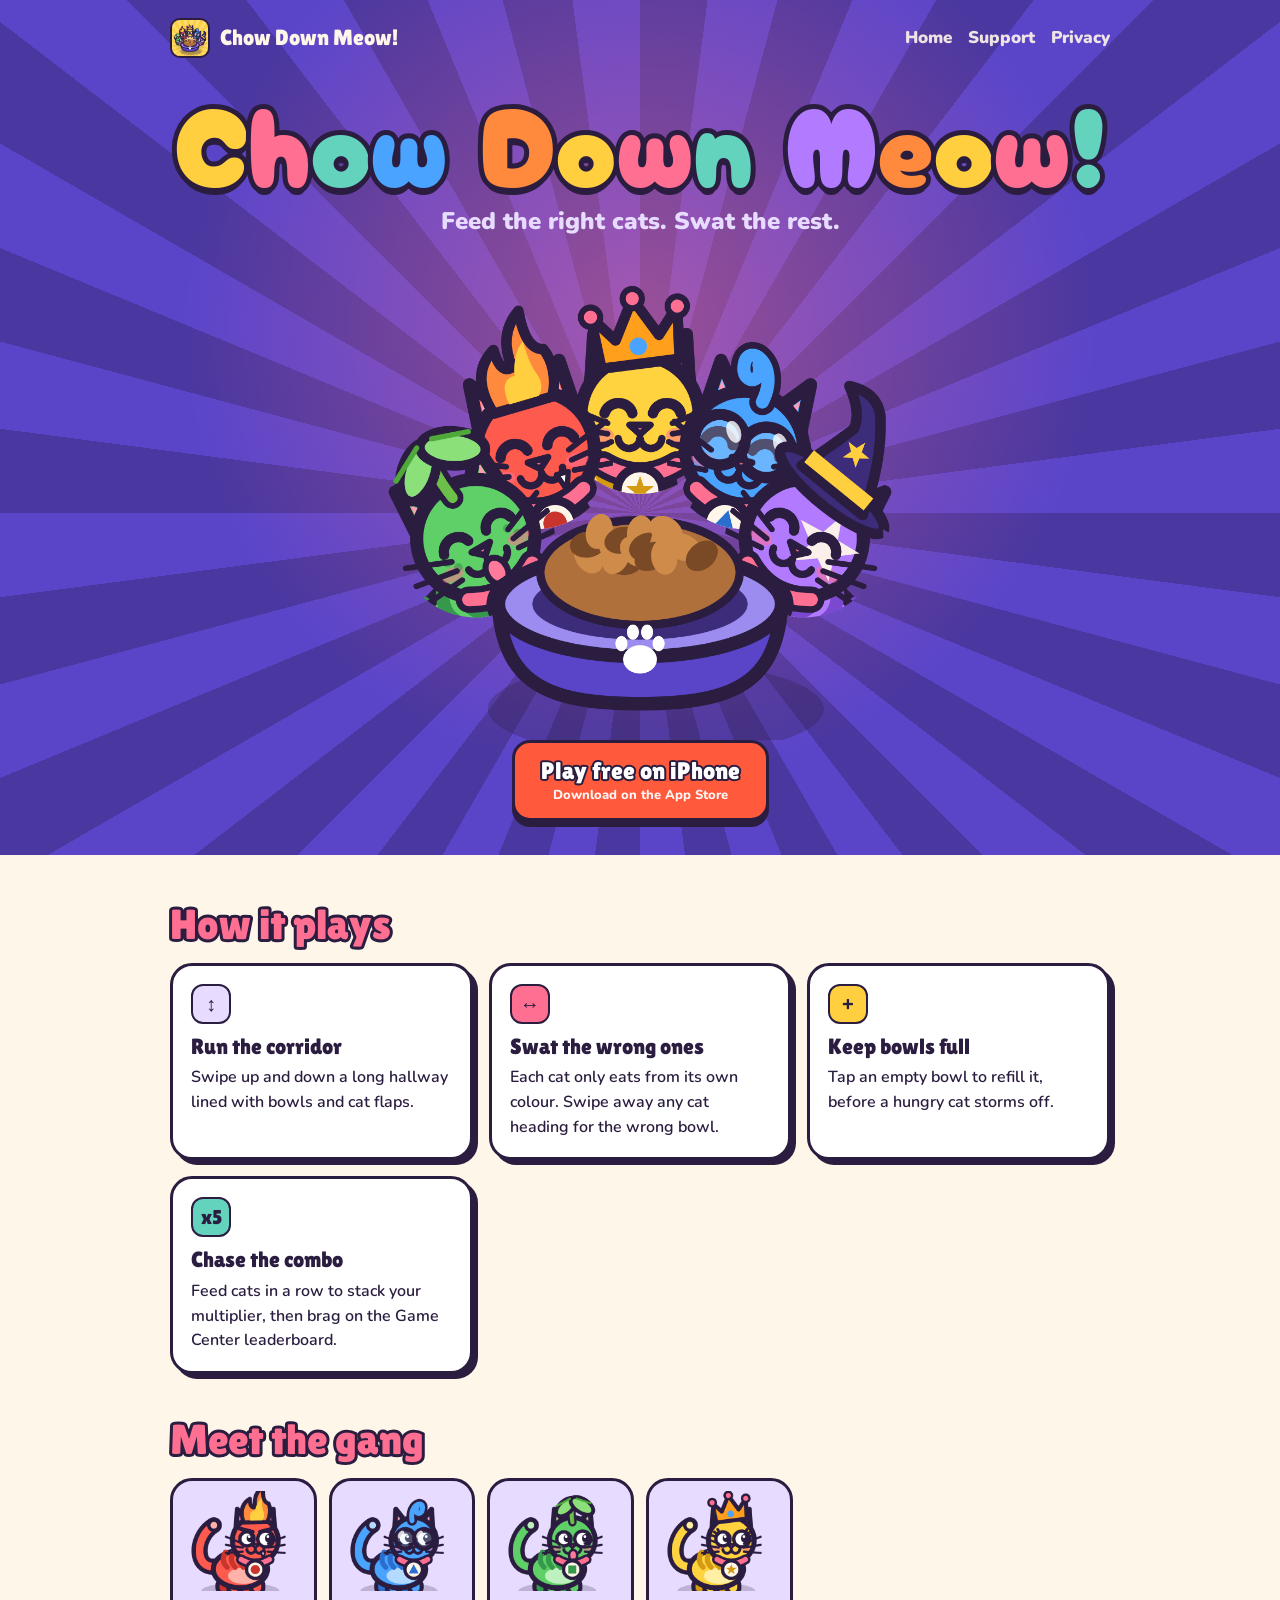
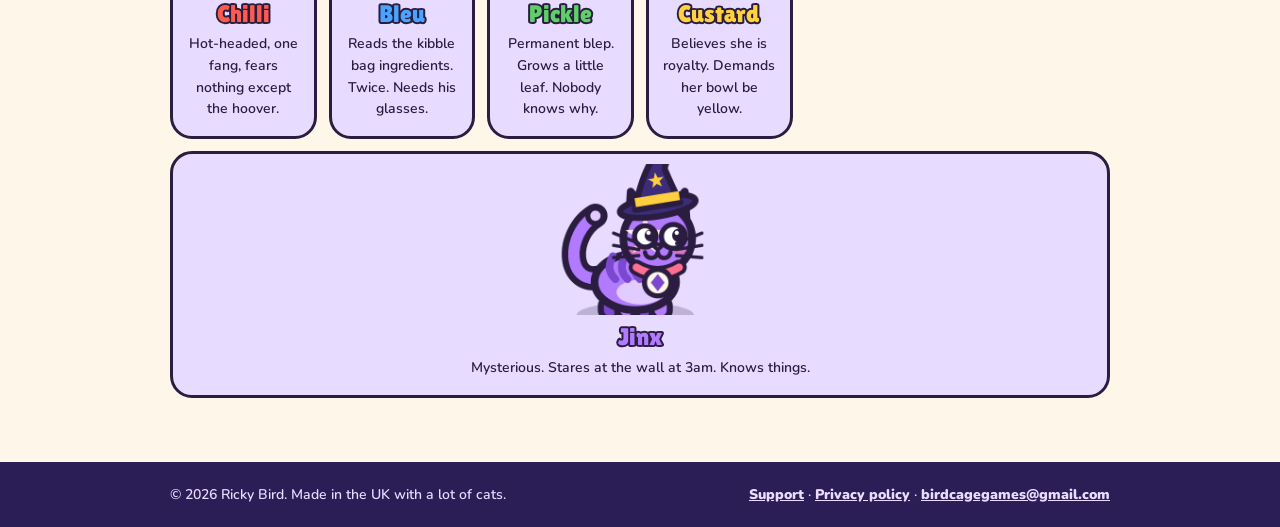
<file: index.html>
<!doctype html>
<html lang="en-GB">
<head>
<meta charset="utf-8">
<meta name="viewport" content="width=device-width,initial-scale=1">
<title>Chow Down Meow!</title>
<meta name="description" content="A fast, silly cat-sorting game for iPhone. Feed the right cats. Swat the rest.">
<link rel="icon" href="favicon.png">
<link rel="apple-touch-icon" href="apple-touch-icon.png">
<meta name="apple-itunes-app" content="app-id=6816629981">
<link rel="preconnect" href="https://fonts.googleapis.com"><link rel="preconnect" href="https://fonts.gstatic.com" crossorigin>
<link href="https://fonts.googleapis.com/css2?family=Cherry+Bomb+One&family=Lilita+One&family=Nunito:wght@600;800;900&display=swap" rel="stylesheet">
<link rel="stylesheet" href="style.css">
</head>
<body>
<div class="sky"><header class="top wrap">
  <a class="brand" href="./"><img src="icon.png" alt=""><span>Chow Down Meow!</span></a>
  <nav><a href="./">Home</a><a href="support.html">Support</a><a href="privacy.html">Privacy</a></nav>
</header>
<section class="hero wrap">
  <h1 class="logo" aria-label="Chow Down Meow!"><span class="word"><span style="color:#ffcf3f">C</span><span style="color:#ff6f91">h</span><span style="color:#63d3bd">o</span><span style="color:#4aa3ff">w</span></span> <span class="word"><span style="color:#ff8a3d">D</span><span style="color:#ffcf3f">o</span><span style="color:#ff6f91">w</span><span style="color:#63d3bd">n</span></span> <span class="word"><span style="color:#b27bff">M</span><span style="color:#ff8a3d">e</span><span style="color:#ffcf3f">o</span><span style="color:#ff6f91">w</span><span style="color:#63d3bd">!</span></span></h1>
  <p class="tag">Feed the right cats. Swat the rest.</p>
  <img class="gang" src="gang.png" alt="Chilli, Bleu, Pickle, Custard and Jinx crowding round a bowl of kibble" width="1024" height="900">
  <a class="cta" href="https://apps.apple.com/app/id6816629981">Play free on iPhone<small>Download on the App Store</small></a>
</section></div>
<main><div class="wrap">
  <h2 id="play">How it plays</h2>
  <div class="grid">
    <div class="card"><span class="chip" style="background:var(--lav)">↕</span><h3>Run the corridor</h3><p>Swipe up and down a long hallway lined with bowls and cat flaps.</p></div>
    <div class="card"><span class="chip" style="background:var(--pink)">↔</span><h3>Swat the wrong ones</h3><p>Each cat only eats from its own colour. Swipe away any cat heading for the wrong bowl.</p></div>
    <div class="card"><span class="chip" style="background:var(--yellow)">+</span><h3>Keep bowls full</h3><p>Tap an empty bowl to refill it, before a hungry cat storms off.</p></div>
    <div class="card"><span class="chip" style="background:var(--mint)">x5</span><h3>Chase the combo</h3><p>Feed cats in a row to stack your multiplier, then brag on the Game Center leaderboard.</p></div>
  </div>
  <h2>Meet the gang</h2>
  <div class="cats">
      <div class="cat"><img src="cat-red.png" alt="Chilli" width="360" height="320" loading="lazy"><h3 style="color:#ff5a4e">Chilli</h3><p>Hot-headed, one fang, fears nothing except the hoover.</p></div>
      <div class="cat"><img src="cat-blue.png" alt="Bleu" width="360" height="320" loading="lazy"><h3 style="color:#4aa3ff">Bleu</h3><p>Reads the kibble bag ingredients. Twice. Needs his glasses.</p></div>
      <div class="cat"><img src="cat-green.png" alt="Pickle" width="360" height="320" loading="lazy"><h3 style="color:#5fd068">Pickle</h3><p>Permanent blep. Grows a little leaf. Nobody knows why.</p></div>
      <div class="cat"><img src="cat-yellow.png" alt="Custard" width="360" height="320" loading="lazy"><h3 style="color:#ffd23f">Custard</h3><p>Believes she is royalty. Demands her bowl be yellow.</p></div>
      <div class="cat"><img src="cat-purple.png" alt="Jinx" width="360" height="320" loading="lazy"><h3 style="color:#b27bff">Jinx</h3><p>Mysterious. Stares at the wall at 3am. Knows things.</p></div>
  </div>
</div></main>
<footer><div class="wrap">
  <span>© 2026 Ricky Bird. Made in the UK with a lot of cats.</span>
  <span><a href="support.html">Support</a> · <a href="privacy.html">Privacy policy</a> · <a href="mailto:birdcagegames@gmail.com">birdcagegames@gmail.com</a></span>
</div></footer>
</body>
</html>
</file>
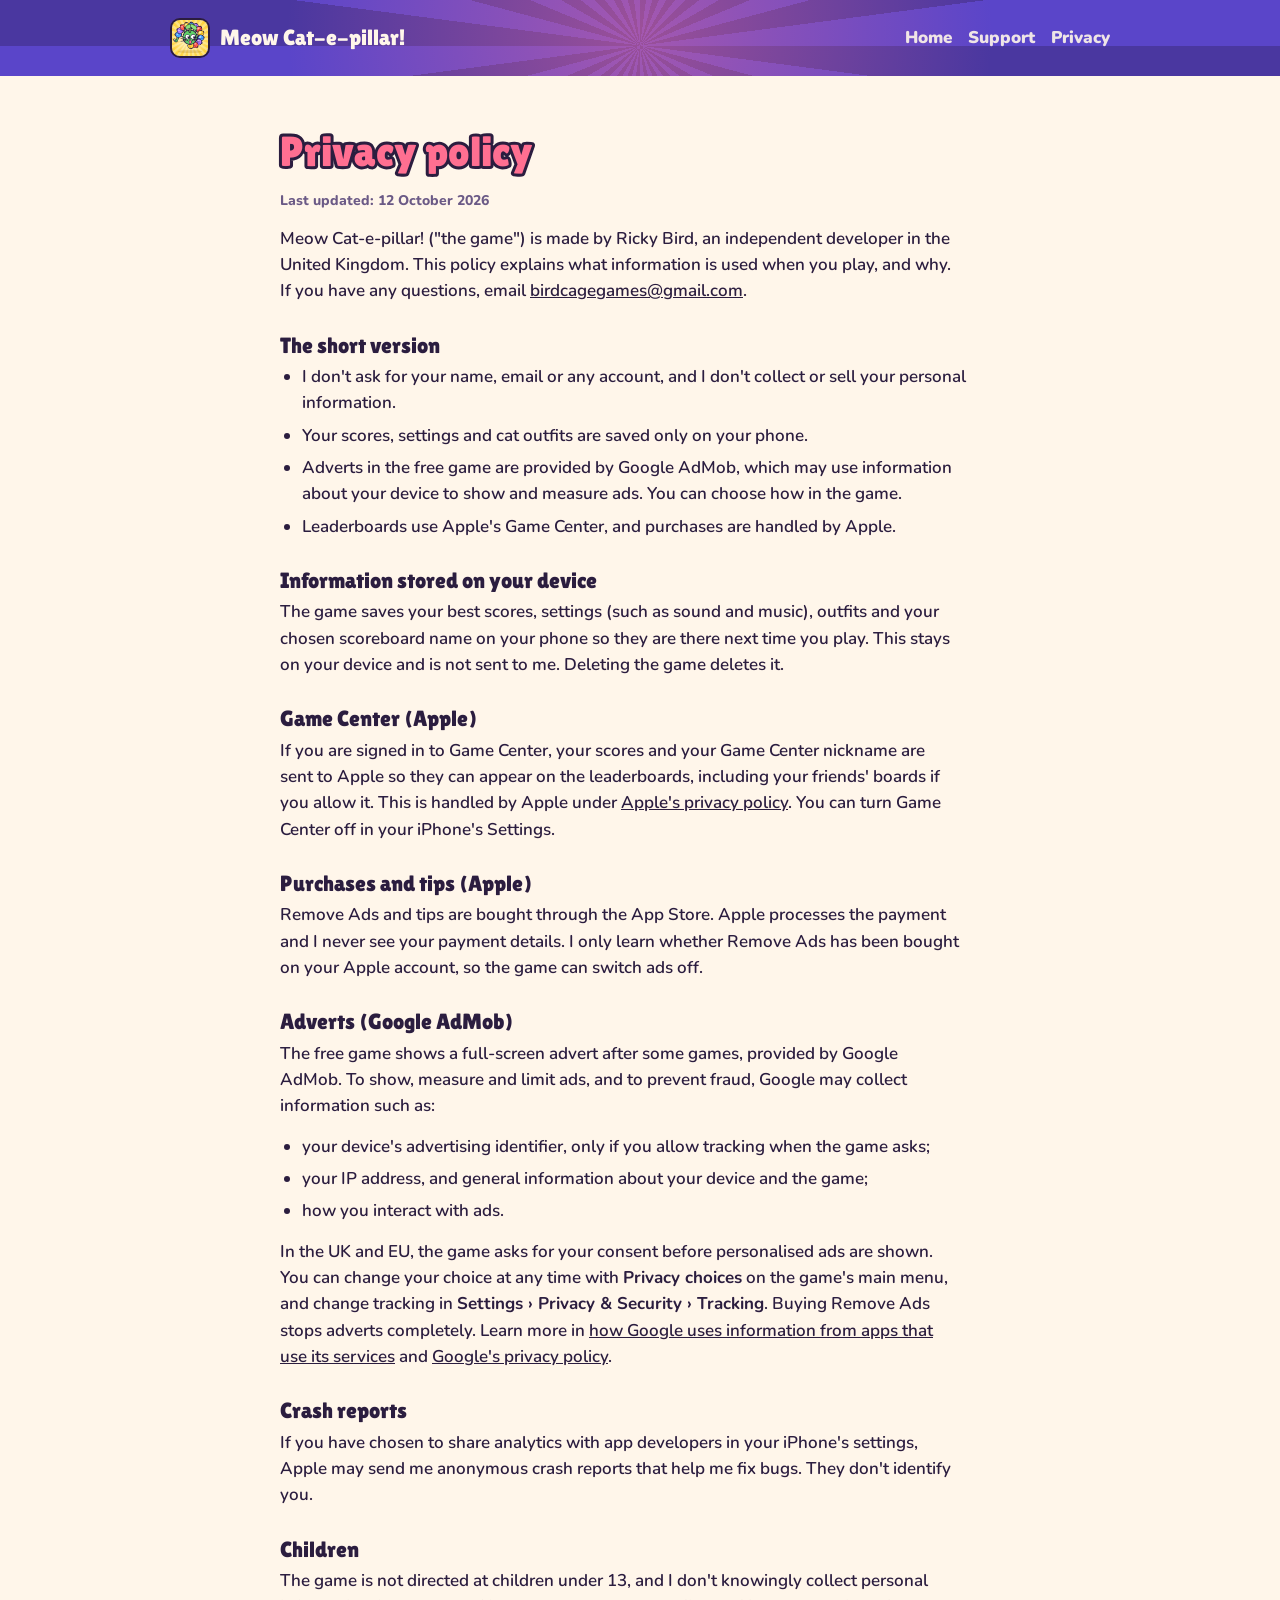
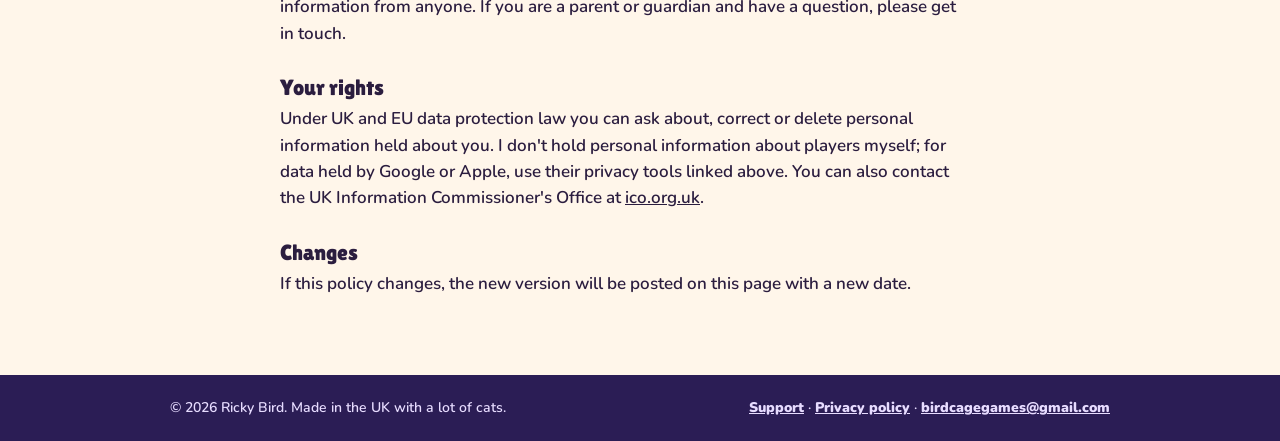
<file: meowcatepillar-privacy.html>
<!doctype html>
<html lang="en-GB">
<head>
<meta charset="utf-8">
<meta name="viewport" content="width=device-width,initial-scale=1">
<title>Privacy policy · Meow Cat-e-pillar!</title>
<meta name="description" content="How Meow Cat-e-pillar! handles your information.">
<link rel="icon" href="favicon.png">
<link rel="apple-touch-icon" href="apple-touch-icon.png">
<link rel="preconnect" href="https://fonts.googleapis.com"><link rel="preconnect" href="https://fonts.gstatic.com" crossorigin>
<link href="https://fonts.googleapis.com/css2?family=Cherry+Bomb+One&family=Lilita+One&family=Nunito:wght@600;800;900&display=swap" rel="stylesheet">
<link rel="stylesheet" href="style.css">
</head>
<body>
<div class="sky"><header class="top wrap">
  <a class="brand" href="./"><img src="meowcatepillar-icon.png" alt=""><span>Meow Cat-e-pillar!</span></a>
  <nav><a href="./">Home</a><a href="meowcatepillar-support.html">Support</a><a href="meowcatepillar-privacy.html">Privacy</a></nav>
</header></div>
<main><div class="wrap doc">
  <h2>Privacy policy</h2>
  <p class="updated">Last updated: 12 October 2026</p>
  <p>Meow Cat-e-pillar! ("the game") is made by Ricky Bird, an independent developer in the United Kingdom. This policy explains what information is used when you play, and why. If you have any questions, email <a href="mailto:birdcagegames@gmail.com">birdcagegames@gmail.com</a>.</p>

  <h3>The short version</h3>
  <ul>
    <li>I don't ask for your name, email or any account, and I don't collect or sell your personal information.</li>
    <li>Your scores, settings and cat outfits are saved only on your phone.</li>
    <li>Adverts in the free game are provided by Google AdMob, which may use information about your device to show and measure ads. You can choose how in the game.</li>
    <li>Leaderboards use Apple's Game Center, and purchases are handled by Apple.</li>
  </ul>

  <h3>Information stored on your device</h3>
  <p>The game saves your best scores, settings (such as sound and music), outfits and your chosen scoreboard name on your phone so they are there next time you play. This stays on your device and is not sent to me. Deleting the game deletes it.</p>

  <h3>Game Center (Apple)</h3>
  <p>If you are signed in to Game Center, your scores and your Game Center nickname are sent to Apple so they can appear on the leaderboards, including your friends' boards if you allow it. This is handled by Apple under <a href="https://www.apple.com/legal/privacy/">Apple's privacy policy</a>. You can turn Game Center off in your iPhone's Settings.</p>

  <h3>Purchases and tips (Apple)</h3>
  <p>Remove Ads and tips are bought through the App Store. Apple processes the payment and I never see your payment details. I only learn whether Remove Ads has been bought on your Apple account, so the game can switch ads off.</p>

  <h3>Adverts (Google AdMob)</h3>
  <p>The free game shows a full-screen advert after some games, provided by Google AdMob. To show, measure and limit ads, and to prevent fraud, Google may collect information such as:</p>
  <ul>
    <li>your device's advertising identifier, only if you allow tracking when the game asks;</li>
    <li>your IP address, and general information about your device and the game;</li>
    <li>how you interact with ads.</li>
  </ul>
  <p>In the UK and EU, the game asks for your consent before personalised ads are shown. You can change your choice at any time with <b>Privacy choices</b> on the game's main menu, and change tracking in <b>Settings › Privacy &amp; Security › Tracking</b>. Buying Remove Ads stops adverts completely. Learn more in <a href="https://policies.google.com/technologies/partner-sites">how Google uses information from apps that use its services</a> and <a href="https://policies.google.com/privacy">Google's privacy policy</a>.</p>

  <h3>Crash reports</h3>
  <p>If you have chosen to share analytics with app developers in your iPhone's settings, Apple may send me anonymous crash reports that help me fix bugs. They don't identify you.</p>

  <h3>Children</h3>
  <p>The game is not directed at children under 13, and I don't knowingly collect personal information from anyone. If you are a parent or guardian and have a question, please get in touch.</p>

  <h3>Your rights</h3>
  <p>Under UK and EU data protection law you can ask about, correct or delete personal information held about you. I don't hold personal information about players myself; for data held by Google or Apple, use their privacy tools linked above. You can also contact the UK Information Commissioner's Office at <a href="https://ico.org.uk">ico.org.uk</a>.</p>

  <h3>Changes</h3>
  <p>If this policy changes, the new version will be posted on this page with a new date.</p>
</div></main>
<footer><div class="wrap">
  <span>© 2026 Ricky Bird. Made in the UK with a lot of cats.</span>
  <span><a href="meowcatepillar-support.html">Support</a> · <a href="meowcatepillar-privacy.html">Privacy policy</a> · <a href="mailto:birdcagegames@gmail.com">birdcagegames@gmail.com</a></span>
</div></footer>
</body>
</html>
</file>
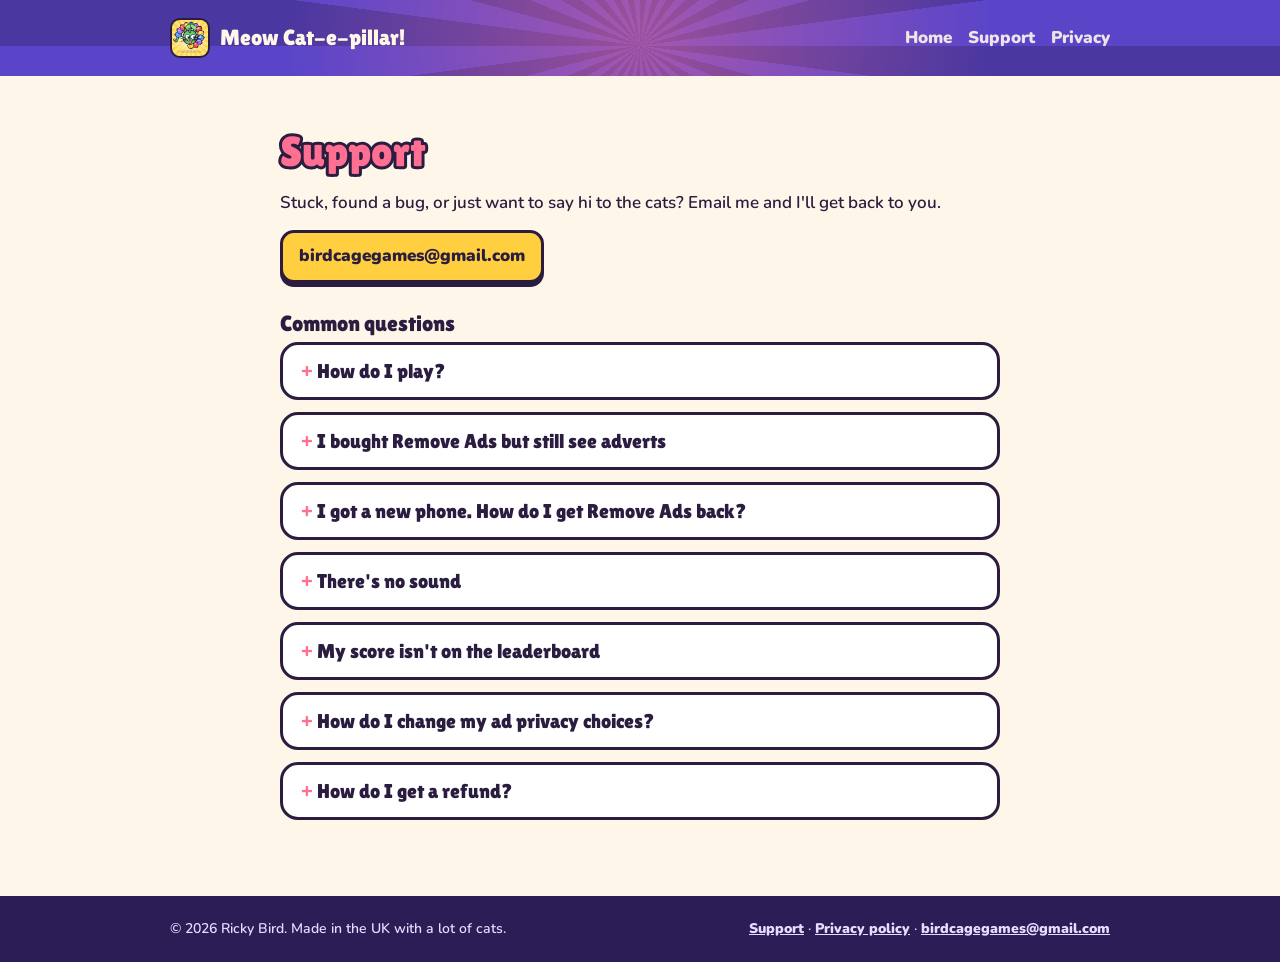
<file: meowcatepillar-support.html>
<!doctype html>
<html lang="en-GB">
<head>
<meta charset="utf-8">
<meta name="viewport" content="width=device-width,initial-scale=1">
<title>Support · Meow Cat-e-pillar!</title>
<meta name="description" content="Help with Meow Cat-e-pillar!: purchases, sound, Game Center and contact.">
<link rel="icon" href="favicon.png">
<link rel="apple-touch-icon" href="apple-touch-icon.png">
<link rel="preconnect" href="https://fonts.googleapis.com"><link rel="preconnect" href="https://fonts.gstatic.com" crossorigin>
<link href="https://fonts.googleapis.com/css2?family=Cherry+Bomb+One&family=Lilita+One&family=Nunito:wght@600;800;900&display=swap" rel="stylesheet">
<link rel="stylesheet" href="style.css">
</head>
<body>
<div class="sky"><header class="top wrap">
  <a class="brand" href="./"><img src="meowcatepillar-icon.png" alt=""><span>Meow Cat-e-pillar!</span></a>
  <nav><a href="./">Home</a><a href="meowcatepillar-support.html">Support</a><a href="meowcatepillar-privacy.html">Privacy</a></nav>
</header></div>
<main><div class="wrap doc faq">
  <h2>Support</h2>
  <p>Stuck, found a bug, or just want to say hi to the cats? Email me and I'll get back to you.</p>
  <p><a class="mail" href="mailto:birdcagegames@gmail.com?subject=Meow%20Cat-e-pillar%20support">birdcagegames@gmail.com</a></p>

  <h3>Common questions</h3>
  <details><summary>How do I play?</summary><p>Drag anywhere on the screen to steer. Eat yarn to grow: each new colour goes right behind your head and becomes your bite colour. Bite any part of a rival that matches your bite colour to steal that whole block of colour. Bonks and getting chomped lose you segments. Be the longest cat when the timer runs out to reach the next level. Tap a power-up on the How to play screen to see what it does.</p></details>
  <details><summary>I bought Remove Ads but still see adverts</summary><p>Open the main menu and tap <b>Restore purchases</b>. Make sure you're signed in to the App Store with the same Apple Account you bought it with.</p></details>
  <details><summary>I got a new phone. How do I get Remove Ads back?</summary><p>Install the game, then tap <b>Restore purchases</b> on the main menu. It's free.</p></details>
  <details><summary>There's no sound</summary><p>Check your iPhone isn't on silent (the switch or Action button on the side) and the volume is up. Music and sound effects can also be toggled with the buttons in the game.</p></details>
  <details><summary>My score isn't on the leaderboard</summary><p>Make sure you're signed in to Game Center in <b>Settings › Game Center</b>. Scores are sent when a game ends, and the leaderboard shows your best.</p></details>
  <details><summary>How do I change my ad privacy choices?</summary><p>Tap <b>Privacy choices</b> on the main menu (shown in the UK and EU), or go to <b>Settings › Privacy &amp; Security › Tracking</b>. See the <a href="meowcatepillar-privacy.html">privacy policy</a> for details.</p></details>
  <details><summary>How do I get a refund?</summary><p>Purchases are handled by Apple. Request a refund at <a href="https://reportaproblem.apple.com">reportaproblem.apple.com</a>.</p></details>
</div></main>
<footer><div class="wrap">
  <span>© 2026 Ricky Bird. Made in the UK with a lot of cats.</span>
  <span><a href="meowcatepillar-support.html">Support</a> · <a href="meowcatepillar-privacy.html">Privacy policy</a> · <a href="mailto:birdcagegames@gmail.com">birdcagegames@gmail.com</a></span>
</div></footer>
</body>
</html>
</file>
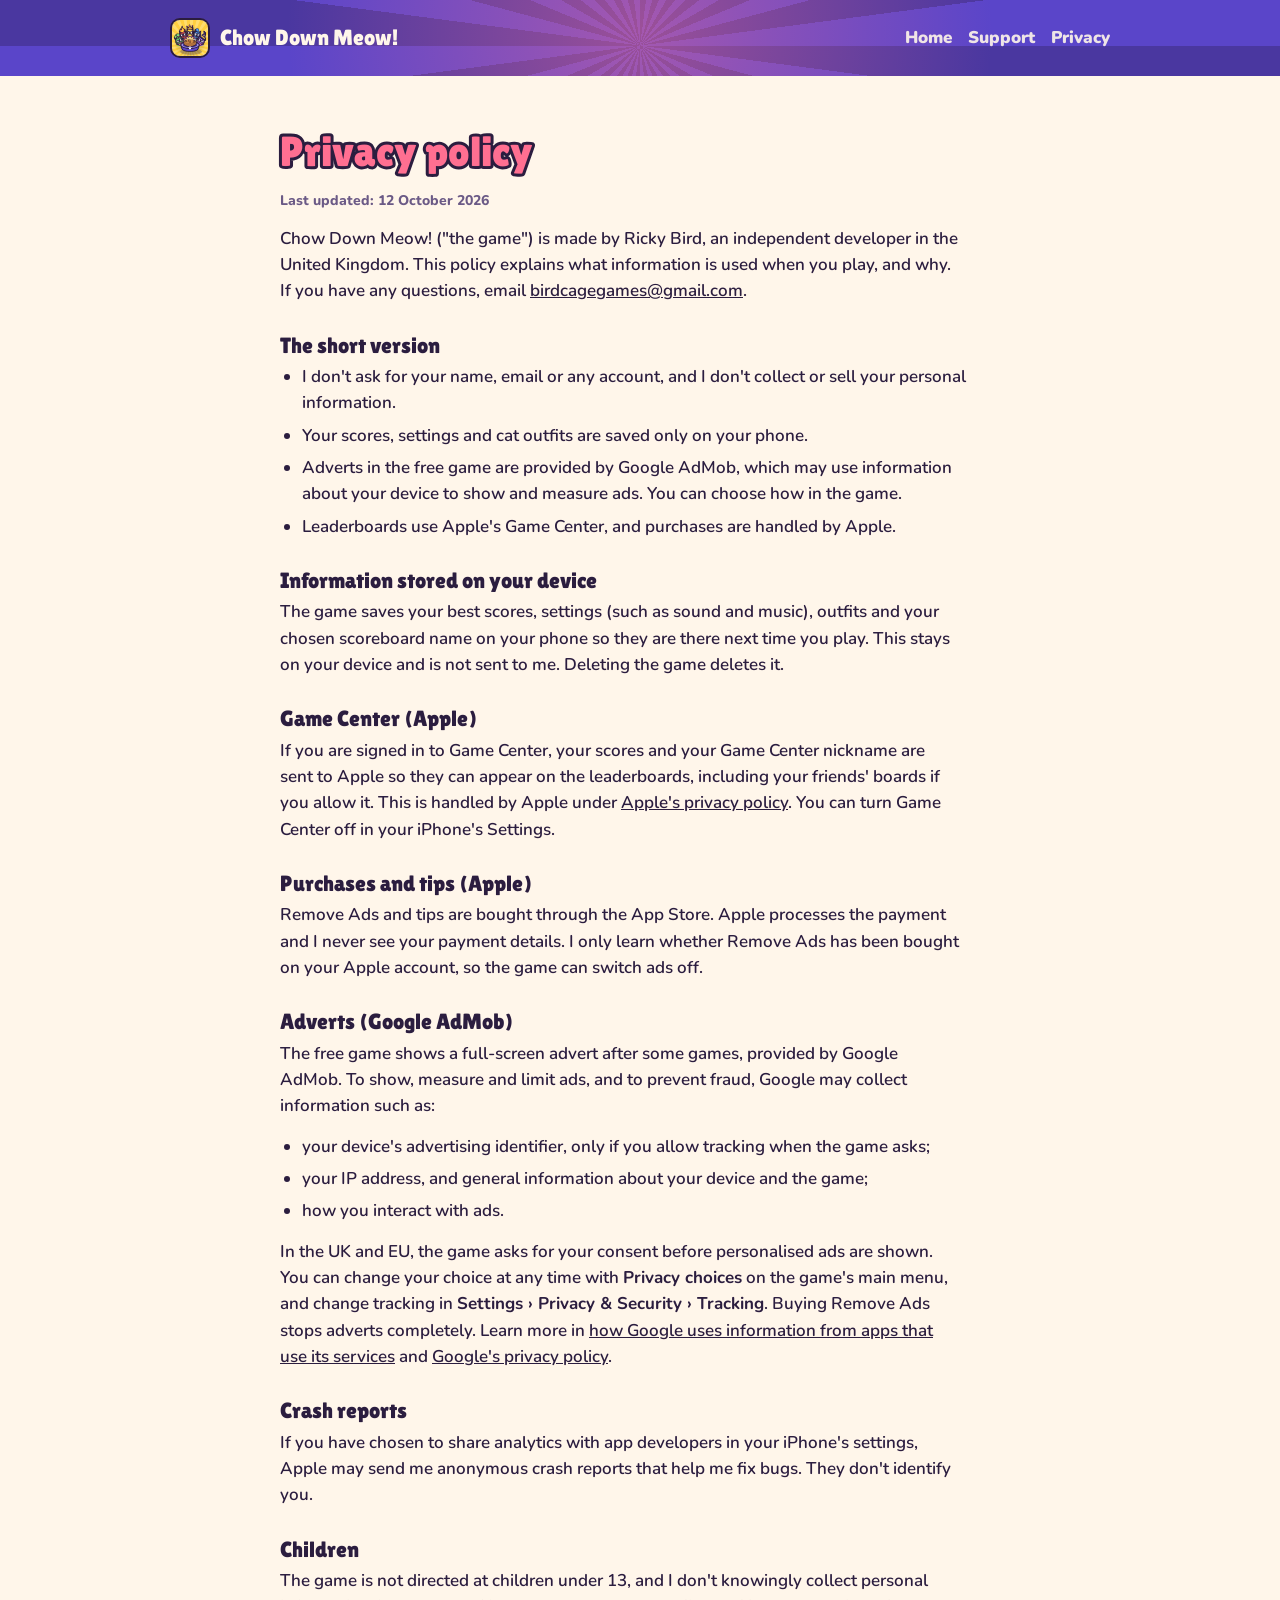
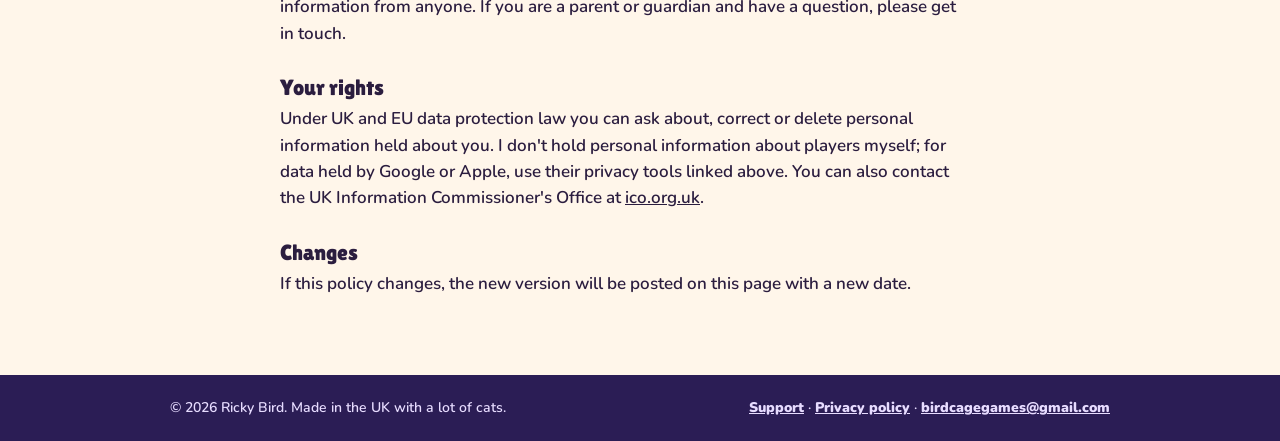
<file: privacy.html>
<!doctype html>
<html lang="en-GB">
<head>
<meta charset="utf-8">
<meta name="viewport" content="width=device-width,initial-scale=1">
<title>Privacy policy · Chow Down Meow!</title>
<meta name="description" content="How Chow Down Meow! handles your information.">
<link rel="icon" href="favicon.png">
<link rel="apple-touch-icon" href="apple-touch-icon.png">
<link rel="preconnect" href="https://fonts.googleapis.com"><link rel="preconnect" href="https://fonts.gstatic.com" crossorigin>
<link href="https://fonts.googleapis.com/css2?family=Cherry+Bomb+One&family=Lilita+One&family=Nunito:wght@600;800;900&display=swap" rel="stylesheet">
<link rel="stylesheet" href="style.css">
</head>
<body>
<div class="sky"><header class="top wrap">
  <a class="brand" href="./"><img src="icon.png" alt=""><span>Chow Down Meow!</span></a>
  <nav><a href="./">Home</a><a href="support.html">Support</a><a href="privacy.html">Privacy</a></nav>
</header></div>
<main><div class="wrap doc">
  <h2>Privacy policy</h2>
  <p class="updated">Last updated: 12 October 2026</p>
  <p>Chow Down Meow! ("the game") is made by Ricky Bird, an independent developer in the United Kingdom. This policy explains what information is used when you play, and why. If you have any questions, email <a href="mailto:birdcagegames@gmail.com">birdcagegames@gmail.com</a>.</p>

  <h3>The short version</h3>
  <ul>
    <li>I don't ask for your name, email or any account, and I don't collect or sell your personal information.</li>
    <li>Your scores, settings and cat outfits are saved only on your phone.</li>
    <li>Adverts in the free game are provided by Google AdMob, which may use information about your device to show and measure ads. You can choose how in the game.</li>
    <li>Leaderboards use Apple's Game Center, and purchases are handled by Apple.</li>
  </ul>

  <h3>Information stored on your device</h3>
  <p>The game saves your best scores, settings (such as sound and music), outfits and your chosen scoreboard name on your phone so they are there next time you play. This stays on your device and is not sent to me. Deleting the game deletes it.</p>

  <h3>Game Center (Apple)</h3>
  <p>If you are signed in to Game Center, your scores and your Game Center nickname are sent to Apple so they can appear on the leaderboards, including your friends' boards if you allow it. This is handled by Apple under <a href="https://www.apple.com/legal/privacy/">Apple's privacy policy</a>. You can turn Game Center off in your iPhone's Settings.</p>

  <h3>Purchases and tips (Apple)</h3>
  <p>Remove Ads and tips are bought through the App Store. Apple processes the payment and I never see your payment details. I only learn whether Remove Ads has been bought on your Apple account, so the game can switch ads off.</p>

  <h3>Adverts (Google AdMob)</h3>
  <p>The free game shows a full-screen advert after some games, provided by Google AdMob. To show, measure and limit ads, and to prevent fraud, Google may collect information such as:</p>
  <ul>
    <li>your device's advertising identifier, only if you allow tracking when the game asks;</li>
    <li>your IP address, and general information about your device and the game;</li>
    <li>how you interact with ads.</li>
  </ul>
  <p>In the UK and EU, the game asks for your consent before personalised ads are shown. You can change your choice at any time with <b>Privacy choices</b> on the game's main menu, and change tracking in <b>Settings › Privacy &amp; Security › Tracking</b>. Buying Remove Ads stops adverts completely. Learn more in <a href="https://policies.google.com/technologies/partner-sites">how Google uses information from apps that use its services</a> and <a href="https://policies.google.com/privacy">Google's privacy policy</a>.</p>

  <h3>Crash reports</h3>
  <p>If you have chosen to share analytics with app developers in your iPhone's settings, Apple may send me anonymous crash reports that help me fix bugs. They don't identify you.</p>

  <h3>Children</h3>
  <p>The game is not directed at children under 13, and I don't knowingly collect personal information from anyone. If you are a parent or guardian and have a question, please get in touch.</p>

  <h3>Your rights</h3>
  <p>Under UK and EU data protection law you can ask about, correct or delete personal information held about you. I don't hold personal information about players myself; for data held by Google or Apple, use their privacy tools linked above. You can also contact the UK Information Commissioner's Office at <a href="https://ico.org.uk">ico.org.uk</a>.</p>

  <h3>Changes</h3>
  <p>If this policy changes, the new version will be posted on this page with a new date.</p>
</div></main>
<footer><div class="wrap">
  <span>© 2026 Ricky Bird. Made in the UK with a lot of cats.</span>
  <span><a href="support.html">Support</a> · <a href="privacy.html">Privacy policy</a> · <a href="mailto:birdcagegames@gmail.com">birdcagegames@gmail.com</a></span>
</div></footer>
</body>
</html>
</file>
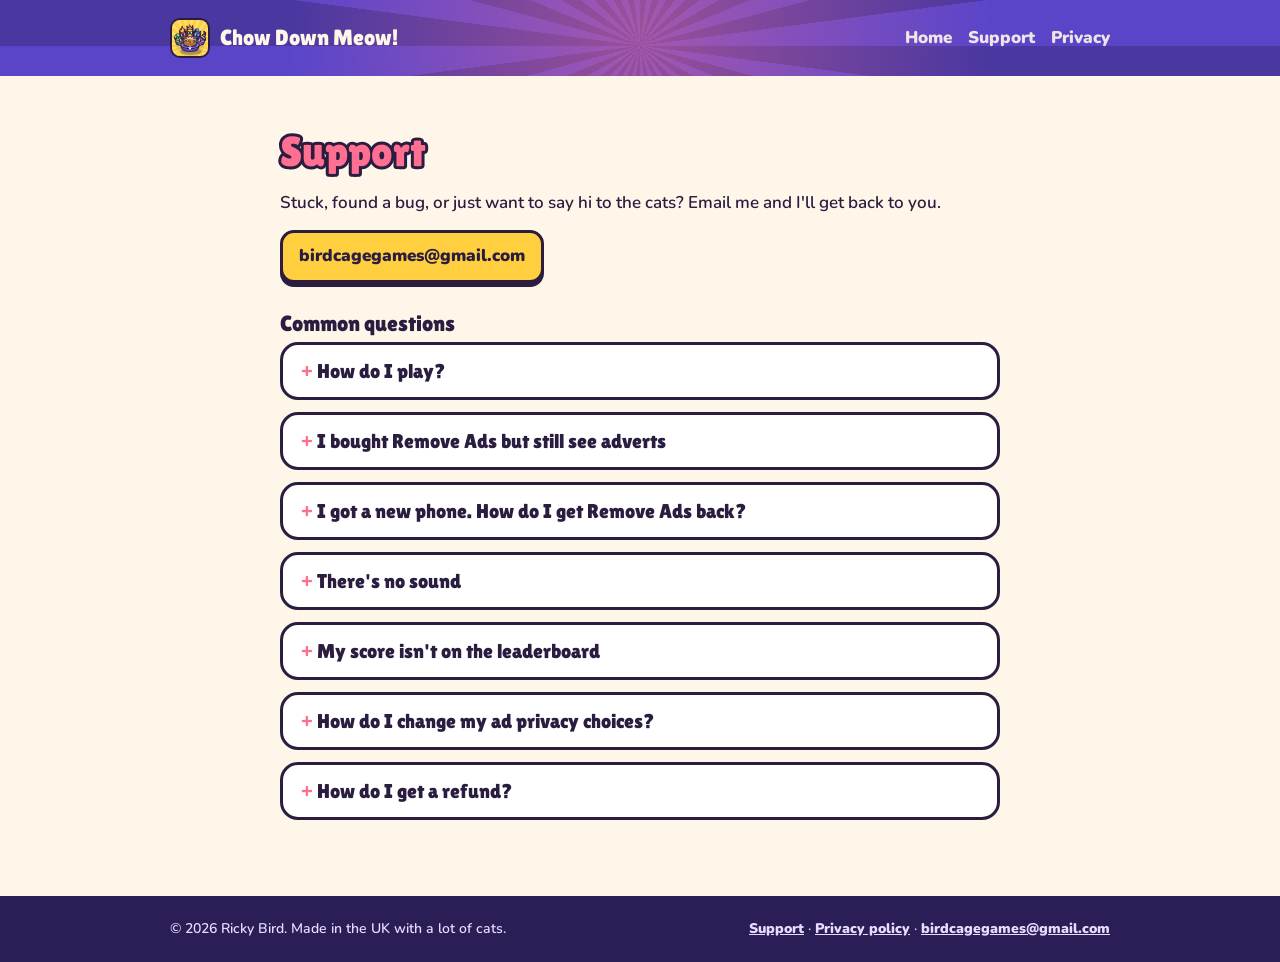
<file: support.html>
<!doctype html>
<html lang="en-GB">
<head>
<meta charset="utf-8">
<meta name="viewport" content="width=device-width,initial-scale=1">
<title>Support · Chow Down Meow!</title>
<meta name="description" content="Help with Chow Down Meow!: purchases, sound, Game Center and contact.">
<link rel="icon" href="favicon.png">
<link rel="apple-touch-icon" href="apple-touch-icon.png">
<link rel="preconnect" href="https://fonts.googleapis.com"><link rel="preconnect" href="https://fonts.gstatic.com" crossorigin>
<link href="https://fonts.googleapis.com/css2?family=Cherry+Bomb+One&family=Lilita+One&family=Nunito:wght@600;800;900&display=swap" rel="stylesheet">
<link rel="stylesheet" href="style.css">
</head>
<body>
<div class="sky"><header class="top wrap">
  <a class="brand" href="./"><img src="icon.png" alt=""><span>Chow Down Meow!</span></a>
  <nav><a href="./">Home</a><a href="support.html">Support</a><a href="privacy.html">Privacy</a></nav>
</header></div>
<main><div class="wrap doc faq">
  <h2>Support</h2>
  <p>Stuck, found a bug, or just want to say hi to the cats? Email me and I'll get back to you.</p>
  <p><a class="mail" href="mailto:birdcagegames@gmail.com?subject=Chow%20Down%20Meow%20support">birdcagegames@gmail.com</a></p>

  <h3>Common questions</h3>
  <details><summary>How do I play?</summary><p>Swipe up and down to move along the corridor. Swipe across a cat to swat it if its colour doesn't match the bowl it's heading for. Tap an empty bowl to refill it. Wrong food or a hangry cat is a strike, and three strikes ends the game.</p></details>
  <details><summary>I bought Remove Ads but still see adverts</summary><p>Open the main menu and tap <b>Restore purchases</b>. Make sure you're signed in to the App Store with the same Apple Account you bought it with.</p></details>
  <details><summary>I got a new phone. How do I get Remove Ads back?</summary><p>Install the game, then tap <b>Restore purchases</b> on the main menu. It's free.</p></details>
  <details><summary>There's no sound</summary><p>Check your iPhone isn't on silent (the switch or Action button on the side) and the volume is up. Music and sound effects can also be toggled with the buttons in the game.</p></details>
  <details><summary>My score isn't on the leaderboard</summary><p>Make sure you're signed in to Game Center in <b>Settings › Game Center</b>. Scores are sent when a game ends, and the leaderboard shows your best.</p></details>
  <details><summary>How do I change my ad privacy choices?</summary><p>Tap <b>Privacy choices</b> on the main menu (shown in the UK and EU), or go to <b>Settings › Privacy &amp; Security › Tracking</b>. See the <a href="privacy.html">privacy policy</a> for details.</p></details>
  <details><summary>How do I get a refund?</summary><p>Purchases are handled by Apple. Request a refund at <a href="https://reportaproblem.apple.com">reportaproblem.apple.com</a>.</p></details>
</div></main>
<footer><div class="wrap">
  <span>© 2026 Ricky Bird. Made in the UK with a lot of cats.</span>
  <span><a href="support.html">Support</a> · <a href="privacy.html">Privacy policy</a> · <a href="mailto:birdcagegames@gmail.com">birdcagegames@gmail.com</a></span>
</div></footer>
</body>
</html>
</file>
<file: style.css>
:root{--ink:#2b1d3f;--indigo:#3d2c7a;--indigo2:#2b1d55;--cream:#fff6ea;--lav:#e7dcff;--pink:#ff6f91;--yellow:#ffcf3f;--tomato:#ff5a3c;--mint:#63d3bd;--muted:#6b5a86;color-scheme:light}
*,*::before,*::after{box-sizing:border-box}
html{-webkit-text-size-adjust:100%}
body{margin:0;background:var(--indigo);color:var(--ink);font:600 17px/1.55 Nunito,ui-rounded,system-ui,sans-serif}
a{color:inherit}
.wrap{max-width:980px;margin:0 auto;padding-inline:20px}
.sky{background:
  radial-gradient(circle at 50% 38%,rgba(255,111,145,.45),rgba(255,111,145,0) 55%),
  repeating-conic-gradient(from 0deg at 50% 60%,#4a37a0 0 7.5deg,#5a45c9 7.5deg 15deg);color:var(--cream)}
header.top{display:flex;align-items:center;justify-content:space-between;gap:12px;padding-block:18px}
.brand{display:flex;align-items:center;gap:10px;text-decoration:none;font:400 22px/1 'Lilita One',sans-serif}
.brand img{width:40px;height:40px;border-radius:10px;border:2.5px solid var(--ink)}
nav a{font-weight:900;text-decoration:none;margin-left:16px;opacity:.9}
nav a:hover{opacity:1;text-decoration:underline}
.hero{text-align:center;padding-block:10px 0}
.logo{margin:0;font:400 clamp(56px,11vw,112px)/.95 'Cherry Bomb One','Lilita One',sans-serif;-webkit-text-stroke:10px var(--ink);paint-order:stroke fill;text-shadow:0 7px 0 var(--ink);letter-spacing:-.01em}
.logo .word{display:inline-block;white-space:nowrap}
.logo .word span{display:inline-block}
.tag{font:900 clamp(18px,3vw,24px)/1.3 Nunito,sans-serif;color:var(--lav);margin:14px 0 0}
.gang{display:block;width:min(560px,100%);height:auto;margin:10px auto -6px}
.cta{display:inline-block;margin:6px 0 34px;background:var(--tomato);color:#fff;text-decoration:none;font:400 24px/1 'Lilita One',sans-serif;padding:16px 26px;border:3px solid var(--ink);border-radius:18px;box-shadow:0 6px 0 var(--ink);-webkit-text-stroke:4px var(--ink);paint-order:stroke fill}
.cta small{display:block;margin-top:6px;font:800 13px/1 Nunito,sans-serif;-webkit-text-stroke:0;opacity:.95}
main{background:var(--cream);padding-block:48px 64px}
h2{font:400 clamp(30px,5vw,42px)/1 'Lilita One',sans-serif;margin:0 0 18px;color:var(--pink);-webkit-text-stroke:6px var(--ink);paint-order:stroke fill;text-wrap:balance}
h3{font:400 22px/1.15 'Lilita One',sans-serif;margin:0 0 6px}
p{margin:0 0 14px;max-width:68ch}
.grid{display:grid;grid-template-columns:repeat(auto-fit,minmax(240px,1fr));gap:16px;margin-bottom:44px}
.card{background:#fff;border:3px solid var(--ink);border-radius:22px;padding:18px;box-shadow:5px 5px 0 var(--ink)}
.card p{margin:0;font-size:16px}
.chip{display:inline-grid;place-items:center;width:40px;height:40px;border-radius:12px;border:2.5px solid var(--ink);font:400 20px/1 'Lilita One',sans-serif;margin-bottom:10px}
.cats{display:grid;grid-template-columns:repeat(auto-fit,minmax(140px,1fr));gap:12px}
.cat{background:var(--lav);border:3px solid var(--ink);border-radius:22px;padding:10px 14px 16px;text-align:center}
.cat img{width:100%;max-width:170px;height:auto}
.cat h3{-webkit-text-stroke:4px var(--ink);paint-order:stroke fill;font-size:24px}
.cat p{font-size:14px;margin:0 auto}
.doc{max-width:760px}
.doc h2{margin-top:6px}
.doc h3{margin-top:28px}
.doc ul{padding-left:22px;margin:0 0 14px}
.doc li{margin-bottom:6px}
.updated{color:var(--muted);font-weight:800;font-size:14px}
.faq details{background:#fff;border:3px solid var(--ink);border-radius:18px;padding:14px 18px;margin-bottom:12px}
.faq summary{cursor:pointer;font:400 20px/1.2 'Lilita One',sans-serif;list-style:none}
.faq summary::-webkit-details-marker{display:none}
.faq summary::before{content:'+ ';color:var(--pink)}
.faq details[open] summary::before{content:'– '}
.faq details p{margin:10px 0 0}
.mail{display:inline-block;background:var(--yellow);border:3px solid var(--ink);border-radius:14px;padding:10px 16px;font-weight:900;text-decoration:none;box-shadow:0 4px 0 var(--ink)}
footer{background:var(--indigo2);color:var(--lav);font-size:14px;padding-block:22px}
footer .wrap{display:flex;flex-wrap:wrap;gap:10px 22px;justify-content:space-between}
footer a{font-weight:900}
a:focus-visible{outline:3px solid var(--yellow);outline-offset:3px;border-radius:6px}
@media (max-width:560px){nav a{margin-left:10px;font-size:15px}.brand span{display:none}}
.cats .cat:last-child:nth-child(odd){grid-column:1/-1}
</file>
